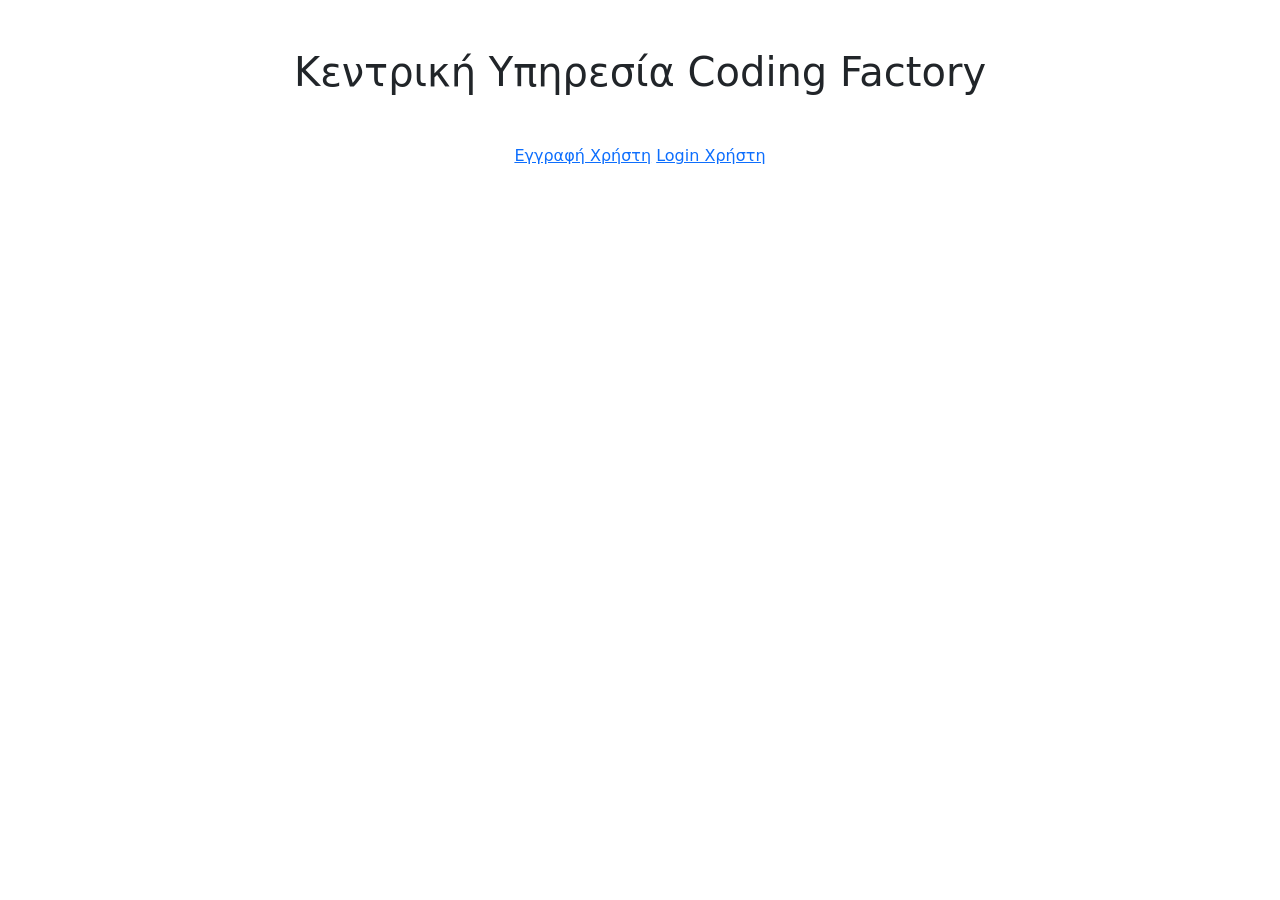
<file: src/main/resources/templates/index.html>
<html xmlns:th="http://www.thymeleaf.org">
<head>
    <meta charset="UTF-8">
    <meta name="viewport" content="width=device-width, initial-scale=1.0">
    <title>Central Service</title>
    <!-- Bootstrap CSS -->
    <link href="https://cdn.jsdelivr.net/npm/bootstrap@5.3.3/dist/css/bootstrap.min.css" rel="stylesheet" integrity="sha384-QWTKZyjpPEjISv5WaRU9OFeRpok6YctnYmDr5pNlyT2bRjXh0JMhjY6hW+ALEwIH" crossorigin="anonymous">
    <link rel="stylesheet" th:href="@{/css/main.css}">
    <link rel="stylesheet" th:href="@{/css/header.css}">
    <link rel="stylesheet" th:href="@{/css/footer.css}">
</head>
<body>

<div th:replace="~{fragments/header :: headerFragment}"></div>

<!-- Main Content -->
<main class="container text-center my-5 main-content">
    <h1 class="mb-5">Κεντρική Υπηρεσία Coding Factory</h1>
    <a th:href="@{/school/users/register}" class="custom-button-green">Εγγραφή Χρήστη</a>
    <a th:href="@{/login}" class="custom-button-green">Login Χρήστη</a>
</main>

<div th:replace="~{fragments/footer :: footerFragment}"></div>

<script src="https://cdn.jsdelivr.net/npm/bootstrap@5.3.3/dist/js/bootstrap.bundle.min.js" integrity="sha384-YvpcrYf0tY3lHB60NNkmXc5s9fDVZLESaAA55NDzOxhy9GkcIdslK1eN7N6jIeHz" crossorigin="anonymous"></script>
</body>
</html>
</file>
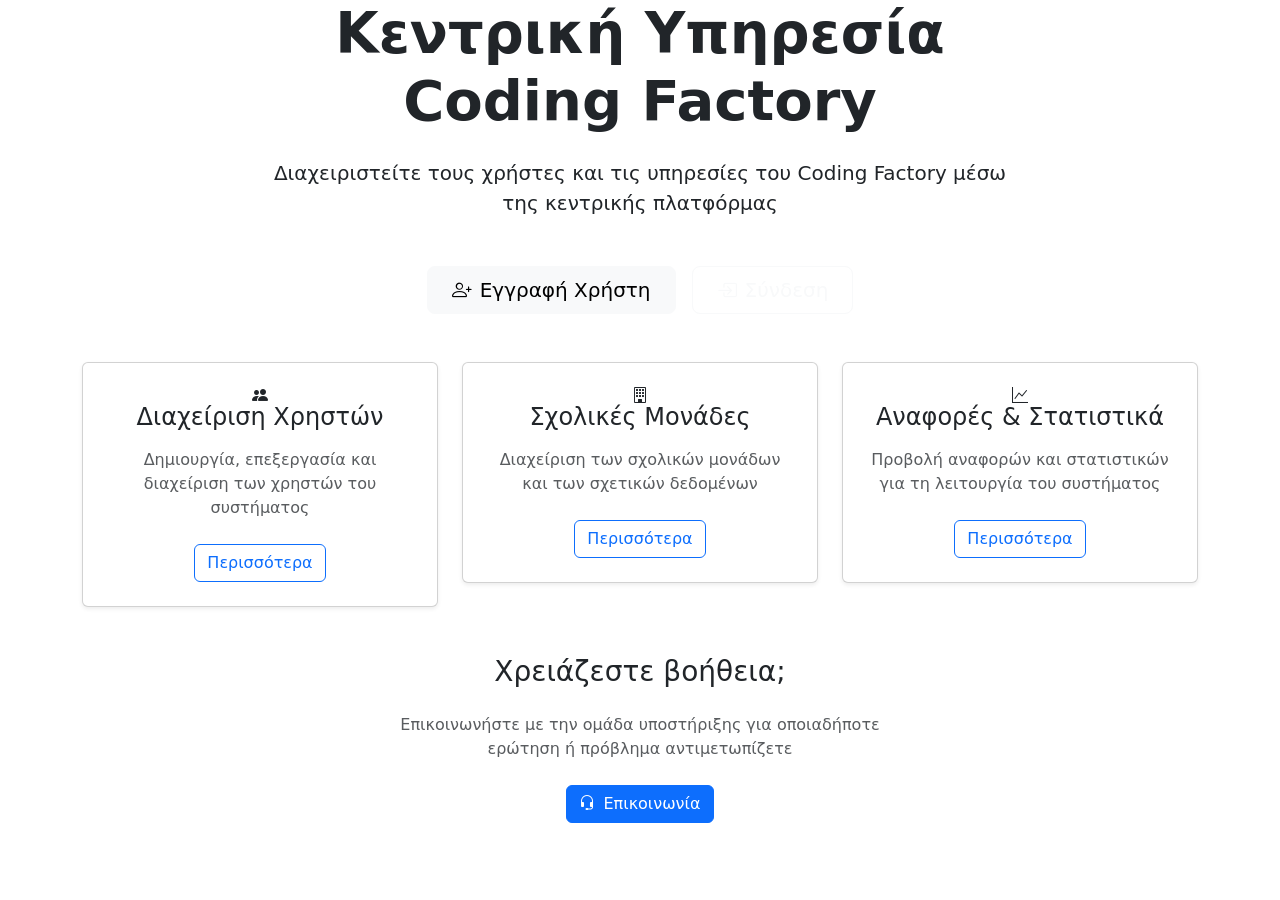
<file: src/main/resources/templates/index2.html>
<html xmlns:th="http://www.thymeleaf.org">
<head>
    <meta charset="UTF-8">
    <meta name="viewport" content="width=device-width, initial-scale=1.0">
    <title>Central Service - Coding Factory</title>
    <!-- Bootstrap CSS -->
    <link href="https://cdn.jsdelivr.net/npm/bootstrap@5.3.3/dist/css/bootstrap.min.css" rel="stylesheet">
    <!-- Bootstrap Icons -->
    <link rel="stylesheet" href="https://cdn.jsdelivr.net/npm/bootstrap-icons@1.11.1/font/bootstrap-icons.css">
    <link rel="stylesheet" th:href="@{/css/main.css}">
    <link rel="stylesheet" th:href="@{/css/header.css}">
    <link rel="stylesheet" th:href="@{/css/footer.css}">
    <link rel="stylesheet" th:href="@{/css/index.css}">
</head>
<body>

<div th:replace="~{fragments/header :: headerFragment}"></div>

<!-- Hero Section -->
<section class="hero-section">
<!--    container defines responsive fixed-with container, 100% on small widths, fixed width on larger screens -->
<!--    row defines a horizontal group of 12 columns. It is flex by default-->
<!--    col-lg-8 defines 8-column UI element for 992-pixel and larger screens. Less than 992 pixels get 100% of the width -->
    <div class="container">
        <div class="row justify-content-center">
            <div class="col-lg-8 text-center">
                <h1 class="display-4 fw-bold mb-4">Κεντρική Υπηρεσία Coding Factory</h1>
                <p class="lead mb-5">Διαχειριστείτε τους χρήστες και τις υπηρεσίες του Coding Factory μέσω της κεντρικής πλατφόρμας</p>
                <div class="d-grid gap-3 d-sm-flex justify-content-sm-center">
<!--                    @{} defines context-relative paths, that is relative to context path -->
                    <a th:href="@{/school/users/register}" class="btn btn-light btn-lg px-4 btn-success-custom">
                        <i class="bi bi-person-plus me-2"></i>Εγγραφή Χρήστη
                    </a>
                    <a th:href="@{/login}" class="btn btn-outline-light btn-lg px-4 btn-primary-custom">
                        <i class="bi bi-box-arrow-in-right me-2"></i>Σύνδεση
                    </a>
                </div>
            </div>
        </div>
    </div>
</section>

<!-- Main Content -->
<main class="container my-5">
    <div class="row g-4">
        <div class="col-md-4">
            <div class="card action-card shadow-sm">
                <div class="card-body text-center p-4">
                    <div class="card-icon">
                        <i class="bi bi-people-fill"></i>
                    </div>
                    <h3 class="h4 mb-3">Διαχείριση Χρηστών</h3>
                    <p class="text-muted mb-4">Δημιουργία, επεξεργασία και διαχείριση των χρηστών του συστήματος</p>
                    <a th:href="@{/school/users}" class="btn btn-outline-primary btn-custom">Περισσότερα</a>
                </div>
            </div>
        </div>

        <div class="col-md-4">
            <div class="card action-card shadow-sm">
                <div class="card-body text-center p-4">
                    <div class="card-icon">
                        <i class="bi bi-building"></i>
                    </div>
                    <h3 class="h4 mb-3">Σχολικές Μονάδες</h3>
                    <p class="text-muted mb-4">Διαχείριση των σχολικών μονάδων και των σχετικών δεδομένων</p>
                    <a th:href="@{/schools}" class="btn btn-outline-primary btn-custom">Περισσότερα</a>
                </div>
            </div>
        </div>

        <div class="col-md-4">
            <div class="card action-card shadow-sm">
                <div class="card-body text-center p-4">
                    <div class="card-icon">
                        <i class="bi bi-graph-up"></i>
                    </div>
                    <h3 class="h4 mb-3">Αναφορές & Στατιστικά</h3>
                    <p class="text-muted mb-4">Προβολή αναφορών και στατιστικών για τη λειτουργία του συστήματος</p>
                    <a th:href="@{/reports}" class="btn btn-outline-primary btn-custom">Περισσότερα</a>
                </div>
            </div>
        </div>
    </div>

    <div class="row mt-5">
        <div class="col-lg-6 mx-auto text-center">
            <h2 class="h3 mb-4">Χρειάζεστε βοήθεια;</h2>
            <p class="text-muted mb-4">Επικοινωνήστε με την ομάδα υποστήριξης για οποιαδήποτε ερώτηση ή πρόβλημα αντιμετωπίζετε</p>
            <a href="#" class="btn btn-primary btn-custom btn-primary-custom">
                <i class="bi bi-headset me-2"></i>Επικοινωνία
            </a>
        </div>
    </div>
</main>

<div th:replace="~{fragments/footer :: footerFragment}"></div>

<!-- Bootstrap JS Bundle with Popper -->
<script src="https://cdn.jsdelivr.net/npm/bootstrap@5.3.3/dist/js/bootstrap.bundle.min.js" integrity="sha384-YvpcrYf0tY3lHB60NNkmXc5s9fDVZLESaAA55NDzOxhy9GkcIdslK1eN7N6jIeHz" crossorigin="anonymous"></script>
</body>
</html>
</file>
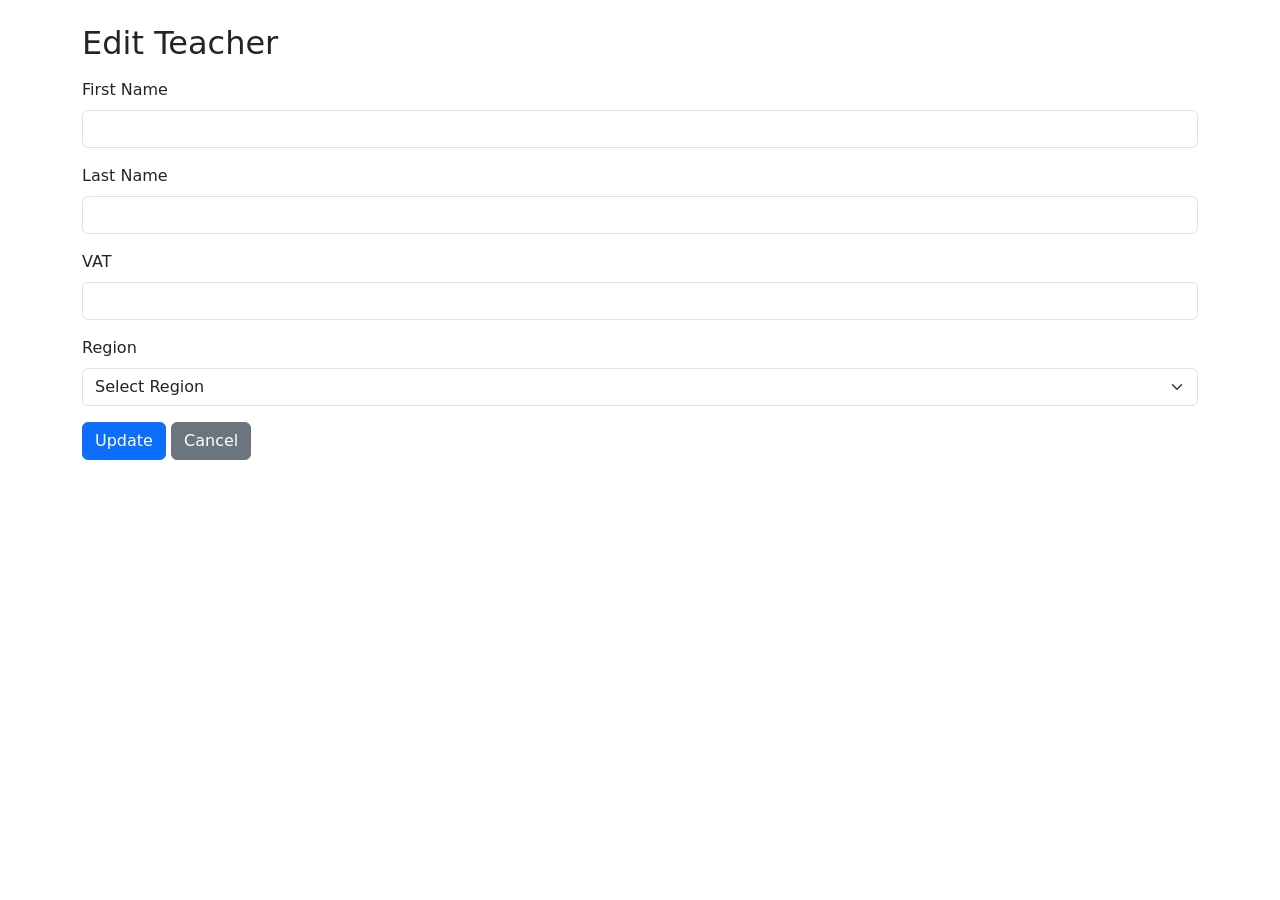
<file: src/main/resources/templates/teacher-edit-form.html>
<!DOCTYPE html>
<html xmlns:th="http://www.thymeleaf.org">
<head>
    <meta charset="UTF-8">
    <title>Update a Teacher</title>
    <!-- Bootstrap CSS -->
    <link href="https://cdn.jsdelivr.net/npm/bootstrap@5.3.3/dist/css/bootstrap.min.css" rel="stylesheet" integrity="sha384-QWTKZyjpPEjISv5WaRU9OFeRpok6YctnYmDr5pNlyT2bRjXh0JMhjY6hW+ALEwIH" crossorigin="anonymous">
    <!-- Bootstrap Icons -->
    <link rel="stylesheet" href="https://cdn.jsdelivr.net/npm/bootstrap-icons@1.11.1/font/bootstrap-icons.css">

    <link rel="stylesheet" th:href="@{/css/main.css}">
    <link rel="stylesheet" th:href="@{/css/header.css}">
    <link rel="stylesheet" th:href="@{/css/footer.css}">
    <link rel="stylesheet" th:href="@{/css/trinsert.css}">
</head>
<body>
<div th:replace="~{fragments/header :: headerFragment}"></div>


<div class="container mt-4">

    <h2>Edit Teacher</h2>

    <div th:if="${errorMessage}" class="error">
        <p th:text="${errorMessage}"></p>
    </div>

    <form th:action="@{/school/teachers/edit}" th:object="${teacherEditDTO}" method="post">
        <input type="hidden" th:field="*{uuid}">

        <div class="mb-3">
            <label class="form-label">First Name</label>
            <input type="text" class="form-control" th:field="*{firstname}">
            <div class="text-danger" th:if="${#fields.hasErrors('firstname')}"
                 th:errors="*{firstname}"></div>
        </div>

        <div class="mb-3">
            <label class="form-label">Last Name</label>
            <input type="text" class="form-control" th:field="*{lastname}">
            <div class="text-danger" th:if="${#fields.hasErrors('lastname')}"
                 th:errors="*{lastname}"></div>
        </div>

        <div class="mb-3">
            <label class="form-label">VAT</label>
            <input type="text" class="form-control" th:field="*{vat}">
            <div class="text-danger" th:if="${#fields.hasErrors('vat')}"
                 th:errors="*{vat}"></div>
        </div>

        <div class="mb-3">
            <label class="form-label">Region</label>
            <select class="form-select" th:field="*{regionId}">
                <option value="">Select Region</option>
                <option th:each="region : ${regions}"
                        th:value="${region.id}"
                        th:text="${region.name}"
                        th:selected="${region.id == teacherEditDTO.regionId}">
                </option>
            </select>
            <div class="text-danger" th:if="${#fields.hasErrors('regionId')}"
                 th:errors="*{regionId}"></div>
        </div>

        <button type="submit" class="btn btn-primary">Update</button>
        <a th:href="@{/school/teachers}" class="btn btn-secondary">Cancel</a>
    </form>
</div>
<div th:replace="~{fragments/footer :: footerFragment}"></div>
</body>
</html>
</file>
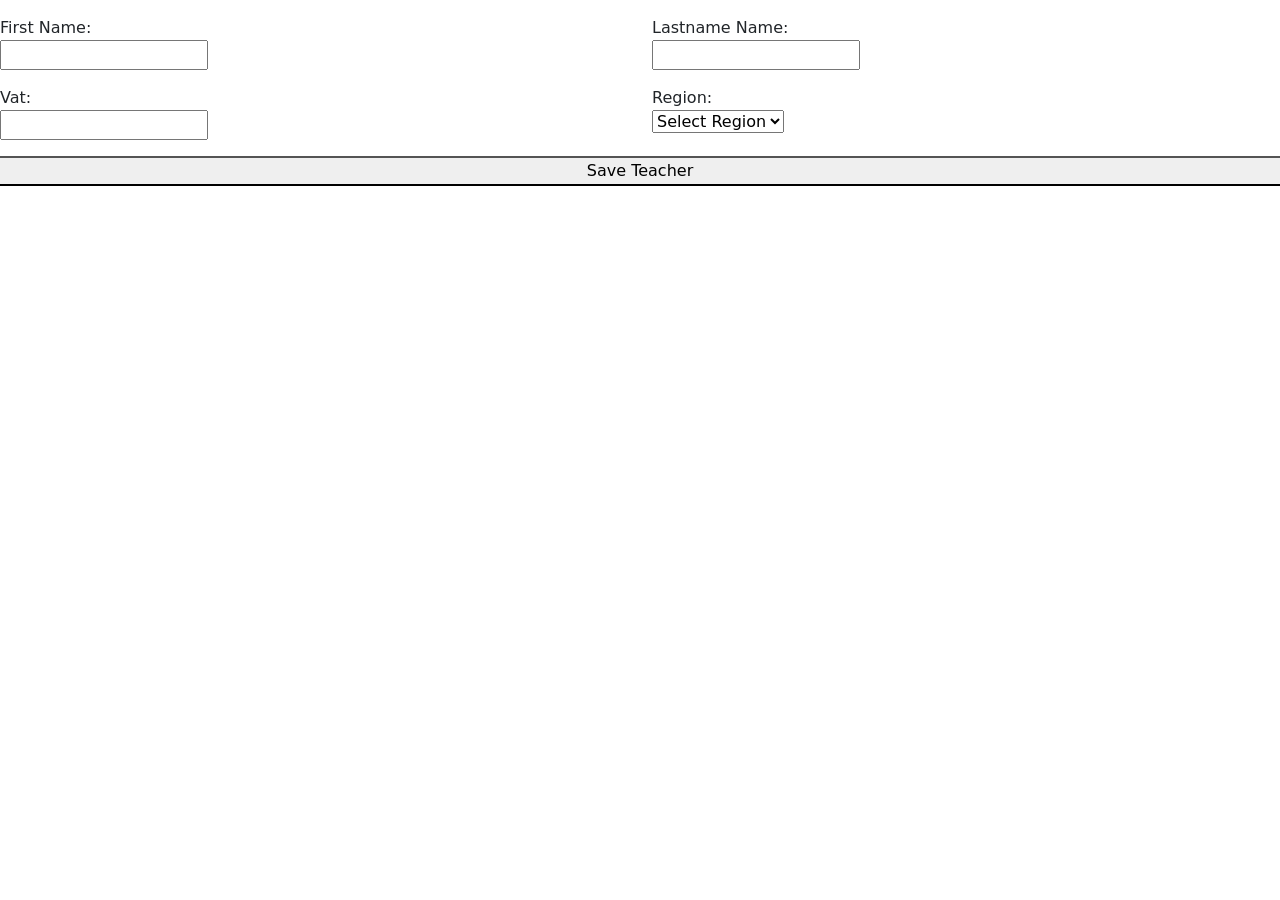
<file: src/main/resources/templates/teacher-form.html>
<!DOCTYPE html>
<html xmlns:th="http://www.thymeleaf.org">
<head>
    <meta charset="UTF-8">
    <title>Create New Teacher</title>
    <!-- Bootstrap CSS -->
    <link href="https://cdn.jsdelivr.net/npm/bootstrap@5.3.3/dist/css/bootstrap.min.css" rel="stylesheet" integrity="sha384-QWTKZyjpPEjISv5WaRU9OFeRpok6YctnYmDr5pNlyT2bRjXh0JMhjY6hW+ALEwIH" crossorigin="anonymous">
    <!-- Bootstrap Icons -->
    <link rel="stylesheet" href="https://cdn.jsdelivr.net/npm/bootstrap-icons@1.11.1/font/bootstrap-icons.css">

    <link rel="stylesheet" th:href="@{/css/main.css}">
    <link rel="stylesheet" th:href="@{/css/header.css}">
    <link rel="stylesheet" th:href="@{/css/footer.css}">
    <link rel="stylesheet" th:href="@{/css/trinsert.css}">

</head>
<body>
<!-- Include the header fragment -->
<div th:replace="~{fragments/header :: headerFragment}"></div>

<main class="main-content">
    <div class="outer-content">
        <div th:if="${errorMessage}" class="error">
            <p th:text="${errorMessage}"></p>
        </div>

        <form method="POST" th:object="${teacherInsertDTO}">
            <div class="row">
                <div class="col-lg-6">
                    <label for="firstname">First Name:</label><br>
                    <input type="text" id="firstname" th:field="*{firstname}"/>
                    <div th:if="${#fields.hasErrors('firstname')}">
                        <p class="error" th:errors="*{firstname}"></p>
                    </div>
                </div>

                <div class="col-lg-6">
                    <label for="lastname">Lastname Name:</label><br>
                    <input type="text" id="lastname" th:field="*{lastname}"/>
                    <div th:if="${#fields.hasErrors('lastname')}">
                        <p class="error" th:errors="*{lastname}"></p>
                    </div>
                </div>

                <div class="col-lg-6">
                    <label for="vat">Vat: </label><br>
                    <input type="text" id="vat" th:field="*{vat}"/>
                    <div th:if="${#fields.hasErrors('vat')}">
                        <p class="error" th:errors="*{vat}"></p>
                    </div>
                </div>

                <div class="col-lg-6">
                    <label th:for="*{regionId}">Region:</label><br>
                    <select th:field="*{regionId}">
                        <option value="" selected>Select Region</option>
                        <option th:each="region : ${regionsDTO}" th:value="${region.id}" th:text="${region.name}"></option>
                    </select>
                    <div th:if="${#fields.hasErrors('regionId')}">
                        <p class="error" th:errors="*{regionId}"></p>
                    </div>
                </div>
            </div>

            <div class="row">
                <button type="submit" class="custom-button-green">Save Teacher</button>
            </div>

        </form>
    </div>
</main>

<div th:replace="~{fragments/footer :: footerFragment}"></div>

</body>
</html>
</file>
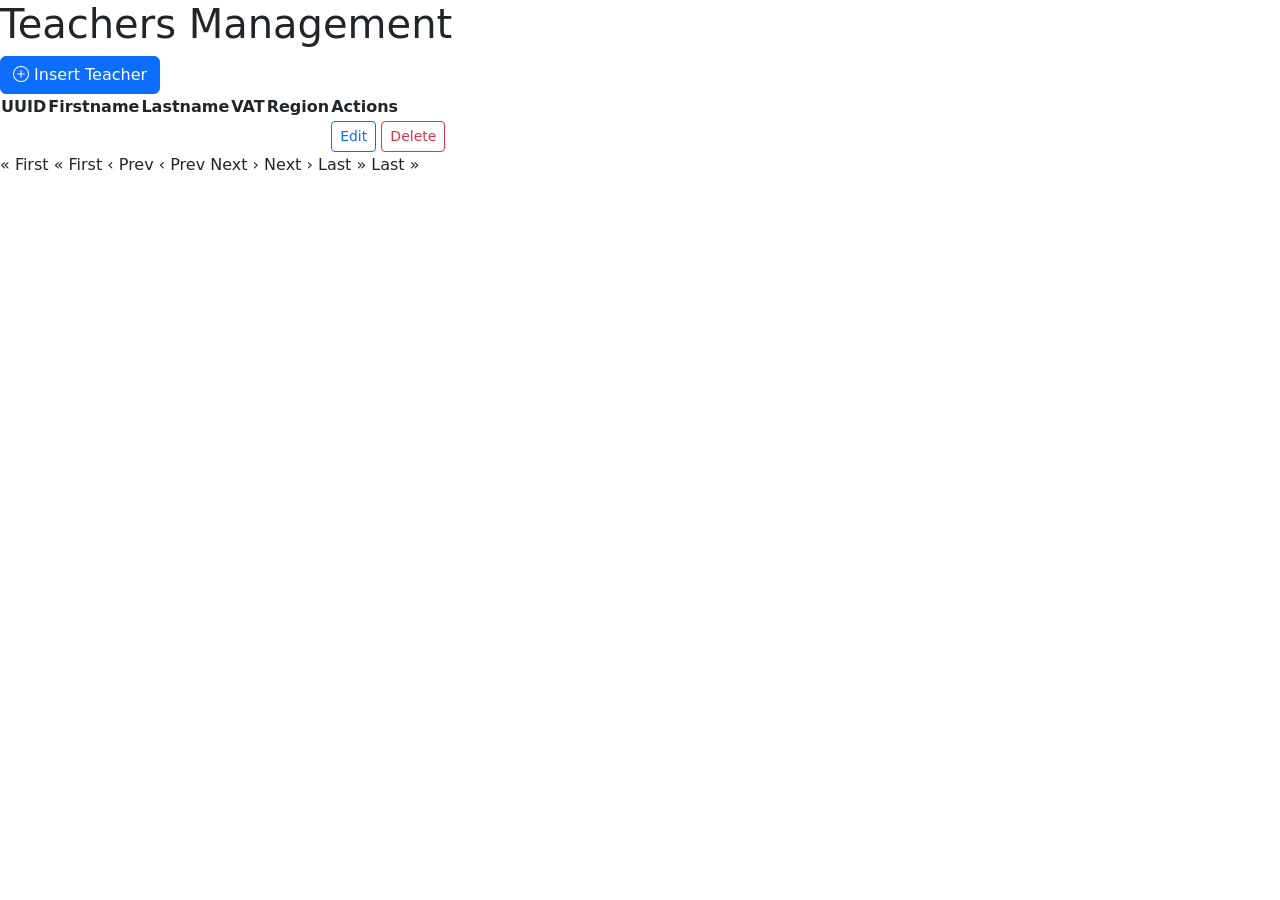
<file: src/main/resources/templates/teachers.html>
<!DOCTYPE html>
<html xmlns:th="http://www.thymeleaf.org" xmlns:sec="http://www.thymeleaf.org/extras/springsecurity">
<head>
        <link rel="stylesheet" th:href="@{/css/main.css}">
        <link rel="stylesheet" th:href="@{/css/header.css}">
        <link rel="stylesheet" th:href="@{/css/footer.css}">
        <link rel="stylesheet" th:href="@{/css/teachers.css}">
    <!-- Bootstrap CSS -->
    <link href="https://cdn.jsdelivr.net/npm/bootstrap@5.3.3/dist/css/bootstrap.min.css" rel="stylesheet">
<!--    <style>-->
<!--        :root {-->
<!--            &#45;&#45;dark-blue: #1a237e;-->
<!--        }-->

<!--        .teacher-table {-->
<!--            width: 95vw;-->
<!--            margin: 20px auto;-->
<!--            border: 1px solid #dee2e6;-->
<!--            border-collapse: collapse;-->
<!--            box-shadow: 0 0 20px rgba(0, 0, 0, 0.1);-->
<!--        }-->

<!--        .teacher-table thead th {-->
<!--            background: var(&#45;&#45;dark-blue);-->
<!--            color: #fff;-->
<!--            padding: 12px 15px;-->
<!--            text-align: left;-->
<!--            border: 1px solid #dee2e6;-->
<!--        }-->

<!--        .teacher-table tbody td {-->
<!--            padding: 12px 15px;-->
<!--            border: 1px solid #dee2e6;-->
<!--        }-->

<!--        .teacher-table tbody tr:nth-of-type(even) {-->
<!--            background-color: #f8f9fa;-->
<!--        }-->

<!--        .teacher-table tbody tr:hover {-->
<!--            background-color: #e9ecef;-->
<!--        }-->

<!--        .page-title {-->
<!--            text-align: center;-->
<!--            margin: 30px 0;-->
<!--            color: var(&#45;&#45;dark-blue);-->
<!--        }-->

<!--        .action-buttons {-->
<!--            margin-bottom: 20px;-->
<!--            display: flex;-->
<!--            justify-content: flex-end;-->
<!--            width: 90vw;-->
<!--            margin: 0 auto;-->
<!--        }-->

<!--        .pagination-controls {-->
<!--            width: 90%;-->
<!--            margin: 20px auto;-->
<!--            text-align: center;-->
<!--        }-->

<!--        .pagination-controls .page-item.active .page-link {-->
<!--            background-color: var(&#45;&#45;dark-blue);-->
<!--            border-color: var(&#45;&#45;dark-blue);-->
<!--        }-->

<!--        .pagination-controls .page-link {-->
<!--            color: var(&#45;&#45;dark-blue);-->
<!--        }-->
<!--    </style>-->
</head>
<body>
<div th:replace="~{fragments/header :: headerFragment}"></div>

<div class="main-content">
    <h1 class="page-title">Teachers Management</h1>

    <div sec:authorize="hasAuthority('EDIT_TEACHERS')" class="action-buttons">
        <a th:href="@{/school/teachers/insert}" class="btn btn-primary">
            <i class="bi bi-plus-circle"></i> Insert Teacher
        </a>
    </div>
        <table>
            <thead>
            <tr>
<!--                <th>ID</th>-->
                <th>UUID</th>
                <th>Firstname</th>
                <th>Lastname</th>
                <th>VAT</th>
                <th>Region</th>
                <th sec:authorize="hasAuthority('EDIT_TEACHERS')">Actions</th>
            </tr>
            </thead>
            <tbody>
    <!--        sec:authorize="hasRole('ADMIN')-->
            <!-- Iterate over the content of the current page -->
            <tr th:each="teacher : ${teachersPage.content}">
<!--                <td th:text="${teacher.id}"></td>-->
                <td th:text="${teacher.uuid}"></td>
                <td th:text="${teacher.firstname}"></td>
                <td th:text="${teacher.lastname}"></td>
                <td th:text="${teacher.vat}"></td>
                <td th:text="${teacher.region}"></td>
                <td sec:authorize="hasAuthority('EDIT_TEACHERS')">
                    <a th:href="@{/school/teachers/edit/{uuid}(uuid=${teacher.uuid})}"
                       class="btn btn-sm btn-outline-primary">Edit</a>
<!--                    <a th:href="@{/school/teachers/delete/{uuid}(uuid=${teacher.uuid})}"-->
<!--                       class="btn btn-sm btn-outline-danger"-->
<!--                       onclick="return confirm('Delete this teacher?')">Delete</a>-->
                    <form th:action="@{/school/teachers/delete/{uuid}(uuid=${teacher.uuid})}"
                          method="post"
                          class="d-inline"
                          onsubmit="return confirm('Delete?')">
                        <button class="btn btn-sm btn-outline-danger">Delete</button>
                    </form>
                </td>
            </tr>
            </tbody>
        </table>

</div>

<div class="pagination-controls">
    <!-- Link to first page (disabled if already on the first page) -->
    <a th:if="${currentPage > 0}" th:href="@{/school/teachers(page=0, size=${teachersPage.size})}">&laquo; First</a>
    <span th:if="${currentPage == 0}" class="disabled">&laquo; First</span>

    <!-- Link to previous page (disabled if already on the first page) -->
    <a th:if="${currentPage > 0}" th:href="@{/school/teachers(page=${currentPage - 1}, size=${teachersPage.size})}">&lsaquo; Prev</a>
    <span th:if="${currentPage == 0}" class="disabled">&lsaquo; Prev</span>

    <!-- Display current page / total pages -->
    <span th:text="${currentPage + 1} + ' / ' + ${totalPages}"></span>

    <!-- Link to next page (disabled if on the last page) -->
    <a th:if="${currentPage + 1 < totalPages}" th:href="@{/school/teachers(page=${currentPage + 1}, size=${teachersPage.size})}">Next &rsaquo;</a>
    <span th:if="${currentPage + 1 == totalPages}" class="disabled">Next &rsaquo;</span>

    <!-- Link to last page (disabled if already on the last page) -->
    <a th:if="${currentPage + 1 < totalPages}" th:href="@{/school/teachers(page=${totalPages - 1}, size=${teachersPage.size})}">Last &raquo;</a>
    <span th:if="${currentPage + 1 == totalPages}" class="disabled">Last &raquo;</span>
</div>


<div th:replace="~{fragments/footer :: footerFragment}"></div>

<!-- Bootstrap Icons -->
<link rel="stylesheet" href="https://cdn.jsdelivr.net/npm/bootstrap-icons@1.11.1/font/bootstrap-icons.css">
<!-- Bootstrap JS Bundle with Popper -->
<script src="https://cdn.jsdelivr.net/npm/bootstrap@5.3.3/dist/js/bootstrap.bundle.min.js"></script>
</body>
</html>
</file>
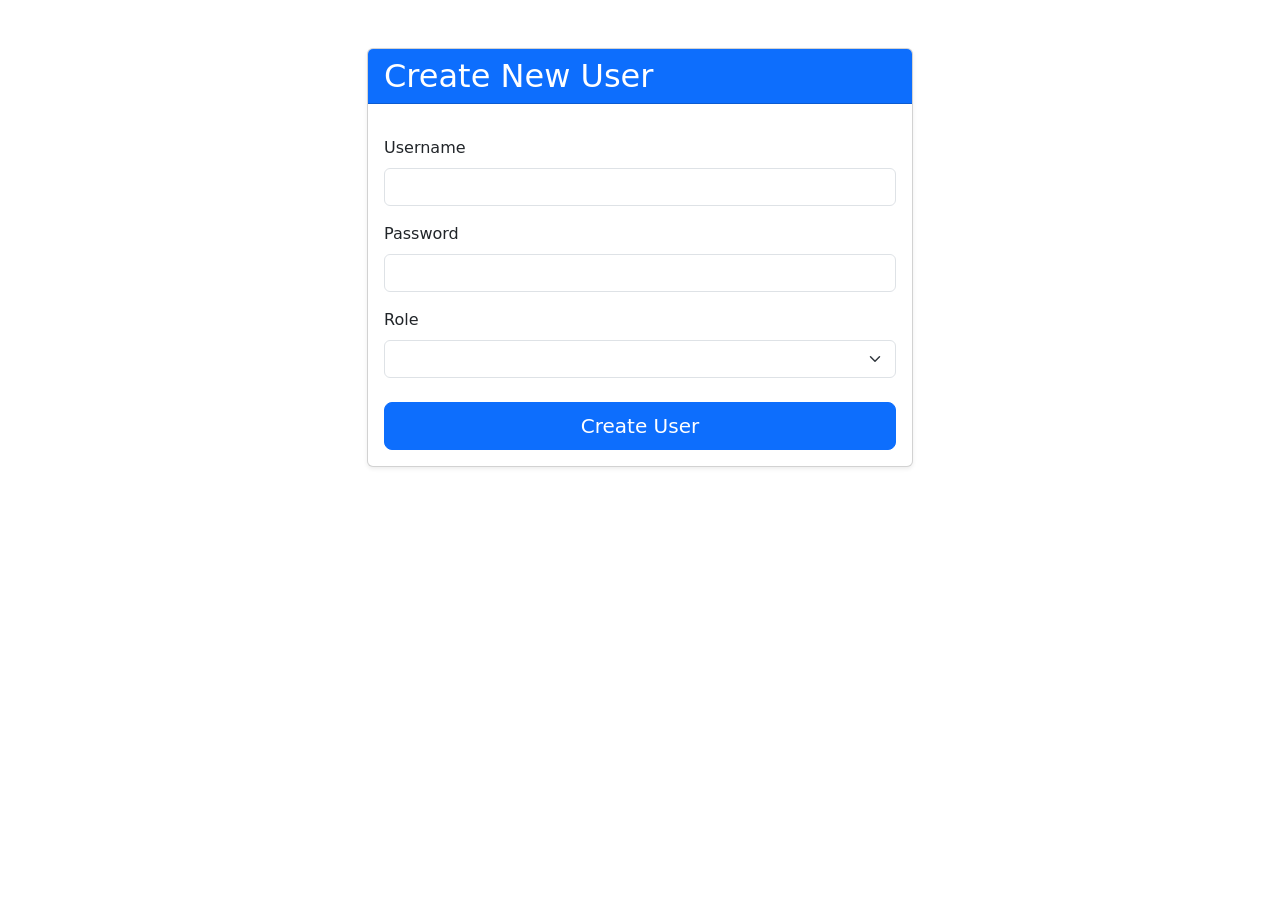
<file: src/main/resources/templates/user-form.html>
<!DOCTYPE html>
<html xmlns:th="http://www.thymeleaf.org">
<head>
    <title>Create New User</title>
    <!-- Bootstrap CSS -->
    <link href="https://cdn.jsdelivr.net/npm/bootstrap@5.3.0/dist/css/bootstrap.min.css" rel="stylesheet">
    <!-- Bootstrap Icons -->
    <link rel="stylesheet" href="https://cdn.jsdelivr.net/npm/bootstrap-icons@1.11.1/font/bootstrap-icons.css">
    <!-- Custom CSS -->
    <link rel="stylesheet" th:href="@{/css/header.css}">
    <link rel="stylesheet" th:href="@{/css/footer.css}">
    <link rel="stylesheet" th:href="@{/css/main.css}">
    <link rel="stylesheet" th:href="@{/css/userinsert.css}">
    <!-- Responsive meta tag -->
    <meta name="viewport" content="width=device-width, initial-scale=1">
</head>
<body>
<div th:replace="~{fragments/header :: headerFragment}"></div>

<div class="container mt-5 main-content">
    <div class="row justify-content-center">
        <div class="col-md-8 col-lg-6">
            <div class="card shadow-sm">
                <div class="card-header bg-primary text-white">
                    <h2 class="card-title mb-0">Create New User</h2>
                </div>

                <div th:if="${errorMessage}" class="error">
                    <p th:text="${errorMessage}"></p>
                </div>

                <div class="card-body">
                    <form method="post" th:object="${userInsertDTO}">
                        <!-- Username Field -->
                        <div class="mb-3">
                            <label for="username" class="form-label">Username</label>
                            <input type="text" class="form-control" th:field="*{username}" id="username" name="username" required>
                            <div th:if="${#fields.hasErrors('username')}">
                                <p th:classappend="${#fields.hasErrors('username')} ? 'error'" th:errors="*{username}"></p>
                            </div>
                        </div>
                        <div class="mb-3">
                            <label for="password" class="form-label">Password</label>
                            <input type="password" class="form-control" th:field="*{password}" id="password" required>
                            <div th:if="${#fields.hasErrors('password')}">
                                <p th:classappend="${#fields.hasErrors('password')} ? 'error'" th:errors="*{password}"></p>
                            </div>
                        </div>
<!--                        <div class="mb-4">-->
<!--                            <label for="role" class="form-label">Role</label>-->
<!--                            <select class="form-select" th:field="*{role}" id="role" required>-->
<!--                                <option value="TEACHER">Teacher</option>-->
<!--                                <option value="STUDENT">Student</option>-->
<!--                                <option value="ADMIN">Admin</option>-->
<!--                            </select>-->
<!--                        </div>-->
                        <div class="mb-4">
                            <label for="role" class="form-label">Role</label>
                            <select class="form-select" th:field="*{roleId}" id="role" required>
                                <option th:each="role : ${roles}" th:value="${role.id}" th:text="${role.name}"></option>
                            </select>
                        </div>
                        <div class="d-grid gap-2">
                            <button type="submit" class="btn btn-primary btn-lg">Create User</button>
                        </div>
                    </form>
                </div>
            </div>
        </div>
    </div>
</div>

<div th:replace="~{fragments/footer :: footerFragment}"></div>

<!-- Bootstrap JS Bundle with Popper -->
<script src="https://cdn.jsdelivr.net/npm/bootstrap@5.3.0/dist/js/bootstrap.bundle.min.js"></script>

</body>
</html>
</file>
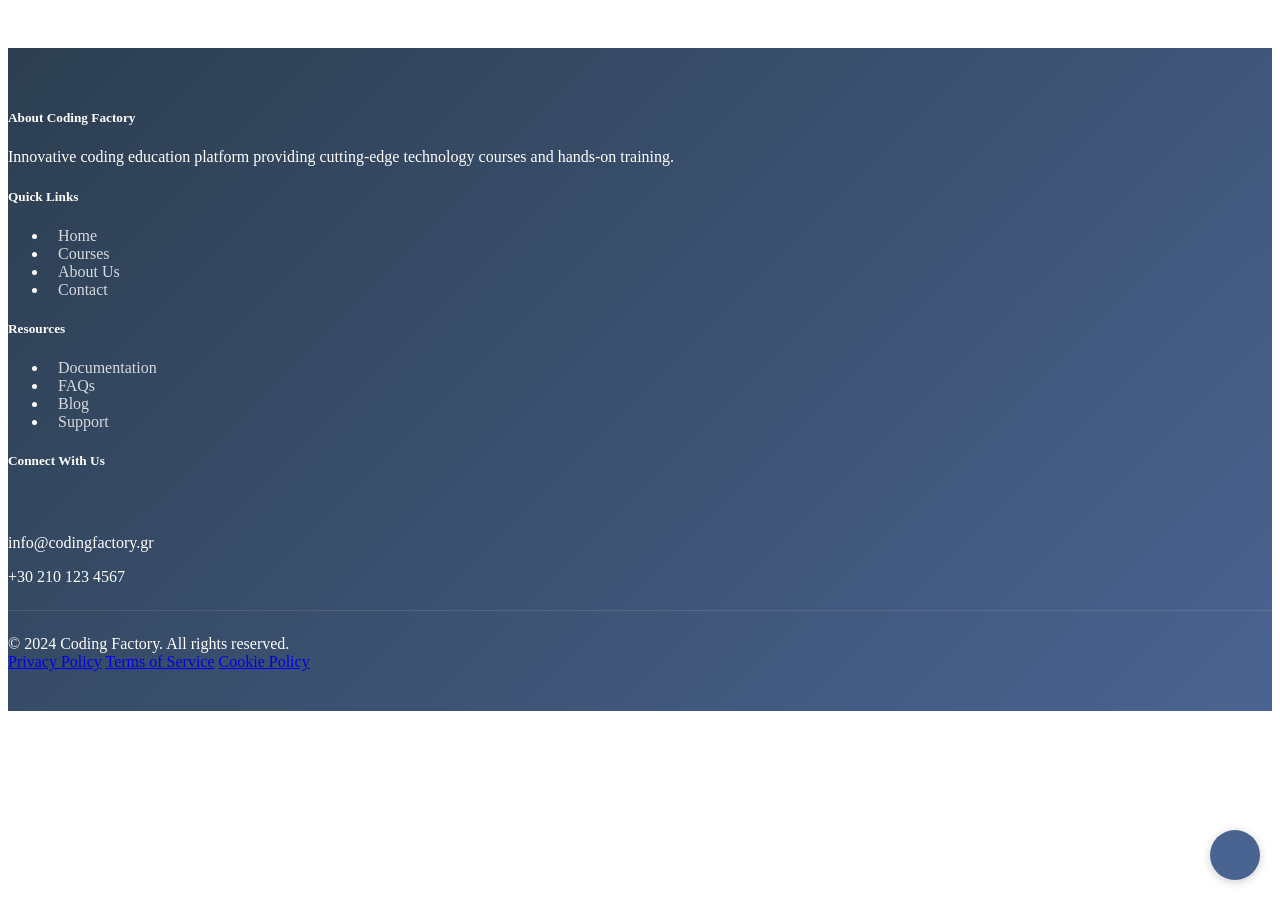
<file: src/main/resources/templates/fragments/footer.html>
<!--<!DOCTYPE html>-->
<!--<html xmlns:th="http://www.thymeleaf.org">-->
<!--<head>-->
<!--</head>-->
<!--<body>-->
<!--<footer th:fragment="footerFragment">-->
<!--    <div class="footer">-->
<!--        <span>&copy; 2024 Coding Factory. All rights reserved.</span>-->
<!--    </div>-->
<!--</footer>-->
<!--</body>-->
<!--</html>-->

<!DOCTYPE html>
<html xmlns:th="http://www.thymeleaf.org">
<head>
    <style>
        .footer {
            background: linear-gradient(135deg, #2c3e50 0%, #4a6491 100%);
            color: white;
            padding: 2.5rem 0;
            margin-top: 3rem;
        }

        .footer-links a {
            color: rgba(255, 255, 255, 0.8);
            text-decoration: none;
            transition: color 0.3s ease;
            margin: 0 10px;
        }

        .footer-links a:hover {
            color: white;
            text-decoration: underline;
        }

        .social-icons a {
            color: white;
            font-size: 1.5rem;
            margin: 0 10px;
            transition: transform 0.3s ease, color 0.3s ease;
        }

        .social-icons a:hover {
            transform: translateY(-3px);
            color: #4fc3f7;
        }

        .footer-divider {
            border-top: 1px solid rgba(255, 255, 255, 0.1);
            margin: 1.5rem 0;
        }

        .back-to-top {
            position: fixed;
            bottom: 20px;
            right: 20px;
            background: #4a6491;
            color: white;
            width: 50px;
            height: 50px;
            border-radius: 50%;
            display: flex;
            align-items: center;
            justify-content: center;
            text-decoration: none;
            box-shadow: 0 2px 10px rgba(0, 0, 0, 0.2);
            transition: all 0.3s ease;
            z-index: 99;
        }

        .back-to-top:hover {
            background: #3a5378;
            transform: translateY(-3px);
        }
    </style>
</head>
<body>
<footer th:fragment="footerFragment">
    <div class="footer">
        <div class="container">
            <div class="row">
                <div class="col-md-4 mb-4 mb-md-0">
                    <h5 class="mb-3">About Coding Factory</h5>
                    <p class="text-muted">Innovative coding education platform providing cutting-edge technology courses and hands-on training.</p>
                </div>

                <div class="col-md-2 mb-4 mb-md-0">
                    <h5 class="mb-3">Quick Links</h5>
                    <ul class="list-unstyled footer-links">
                        <li class="mb-2"><a href="#">Home</a></li>
                        <li class="mb-2"><a href="#">Courses</a></li>
                        <li class="mb-2"><a href="#">About Us</a></li>
                        <li class="mb-2"><a href="#">Contact</a></li>
                    </ul>
                </div>

                <div class="col-md-2 mb-4 mb-md-0">
                    <h5 class="mb-3">Resources</h5>
                    <ul class="list-unstyled footer-links">
                        <li class="mb-2"><a href="#">Documentation</a></li>
                        <li class="mb-2"><a href="#">FAQs</a></li>
                        <li class="mb-2"><a href="#">Blog</a></li>
                        <li class="mb-2"><a href="#">Support</a></li>
                    </ul>
                </div>

                <div class="col-md-4">
                    <h5 class="mb-3">Connect With Us</h5>
                    <div class="social-icons mb-3">
                        <a href="#"><i class="bi bi-facebook"></i></a>
                        <a href="#"><i class="bi bi-twitter-x"></i></a>
                        <a href="#"><i class="bi bi-linkedin"></i></a>
                        <a href="#"><i class="bi bi-instagram"></i></a>
                        <a href="#"><i class="bi bi-github"></i></a>
                    </div>
                    <p class="text-muted mb-2">
                        <i class="bi bi-envelope me-2"></i> info@codingfactory.gr
                    </p>
                    <p class="text-muted">
                        <i class="bi bi-telephone me-2"></i> +30 210 123 4567
                    </p>
                </div>
            </div>

            <div class="footer-divider"></div>

            <div class="row">
                <div class="col-md-6 text-center text-md-start">
                    <span>&copy; 2024 Coding Factory. All rights reserved.</span>
                </div>
                <div class="col-md-6 text-center text-md-end">
                    <a href="#" class="text-muted me-3">Privacy Policy</a>
                    <a href="#" class="text-muted me-3">Terms of Service</a>
                    <a href="#" class="text-muted">Cookie Policy</a>
                </div>
            </div>
        </div>
    </div>

    <!-- Back to top button -->
    <a href="#" class="back-to-top">
        <i class="bi bi-arrow-up"></i>
    </a>

    <!-- Bootstrap JS Bundle with Popper -->
<!--    <script src="https://cdn.jsdelivr.net/npm/bootstrap@5.3.3/dist/js/bootstrap.bundle.min.js"></script>-->
</footer>
</body>
</html>
</file>
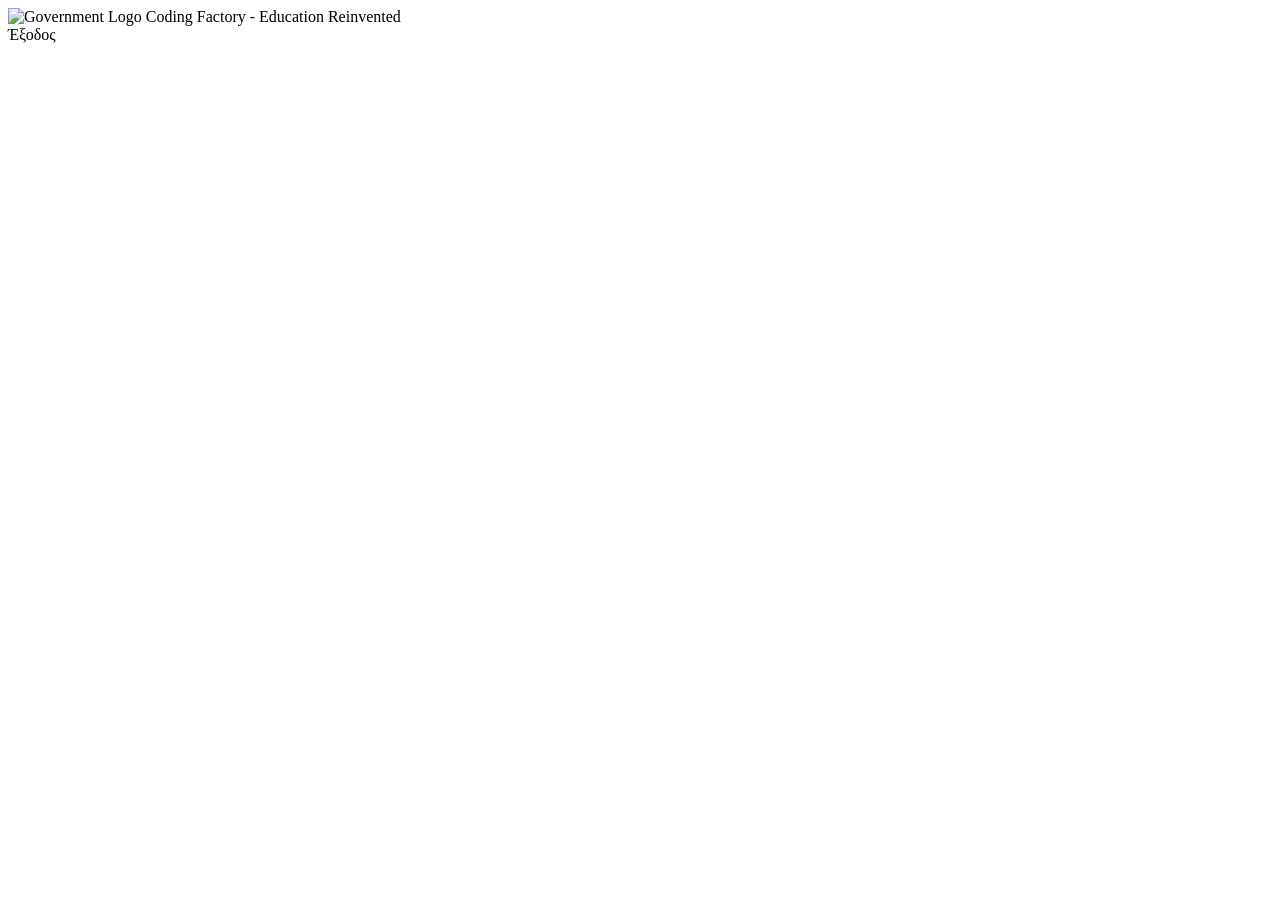
<file: src/main/resources/templates/fragments/header.html>
<!DOCTYPE html>
<html xmlns:th="http://www.thymeleaf.org" xmlns:sec="http://www.thymeleaf.org/extras/springsecurity">
<head>
</head>
<body>

<header th:fragment="headerFragment">
    <div class="outer">
        <div class="items">
            <a th:href="@{/}">
                <img class="gov-gr-logo" th:src="@{/img/gov_header_logo.svg}" alt="Government Logo" width="40" height="auto">
            </a>
            <span class="title">Coding Factory - Education Reinvented</span>
        </div>
        <div class="login-name">
            <span sec:authorize="isAuthenticated()" th:text="${#authentication.name}"></span>
            <a class="log-out" th:href="@{/logout}" sec:authorize="isAuthenticated()">Έξοδος</a>
        </div>
    </div>
    <div class="line"></div>
</header>
</body>
</html>
</file>
